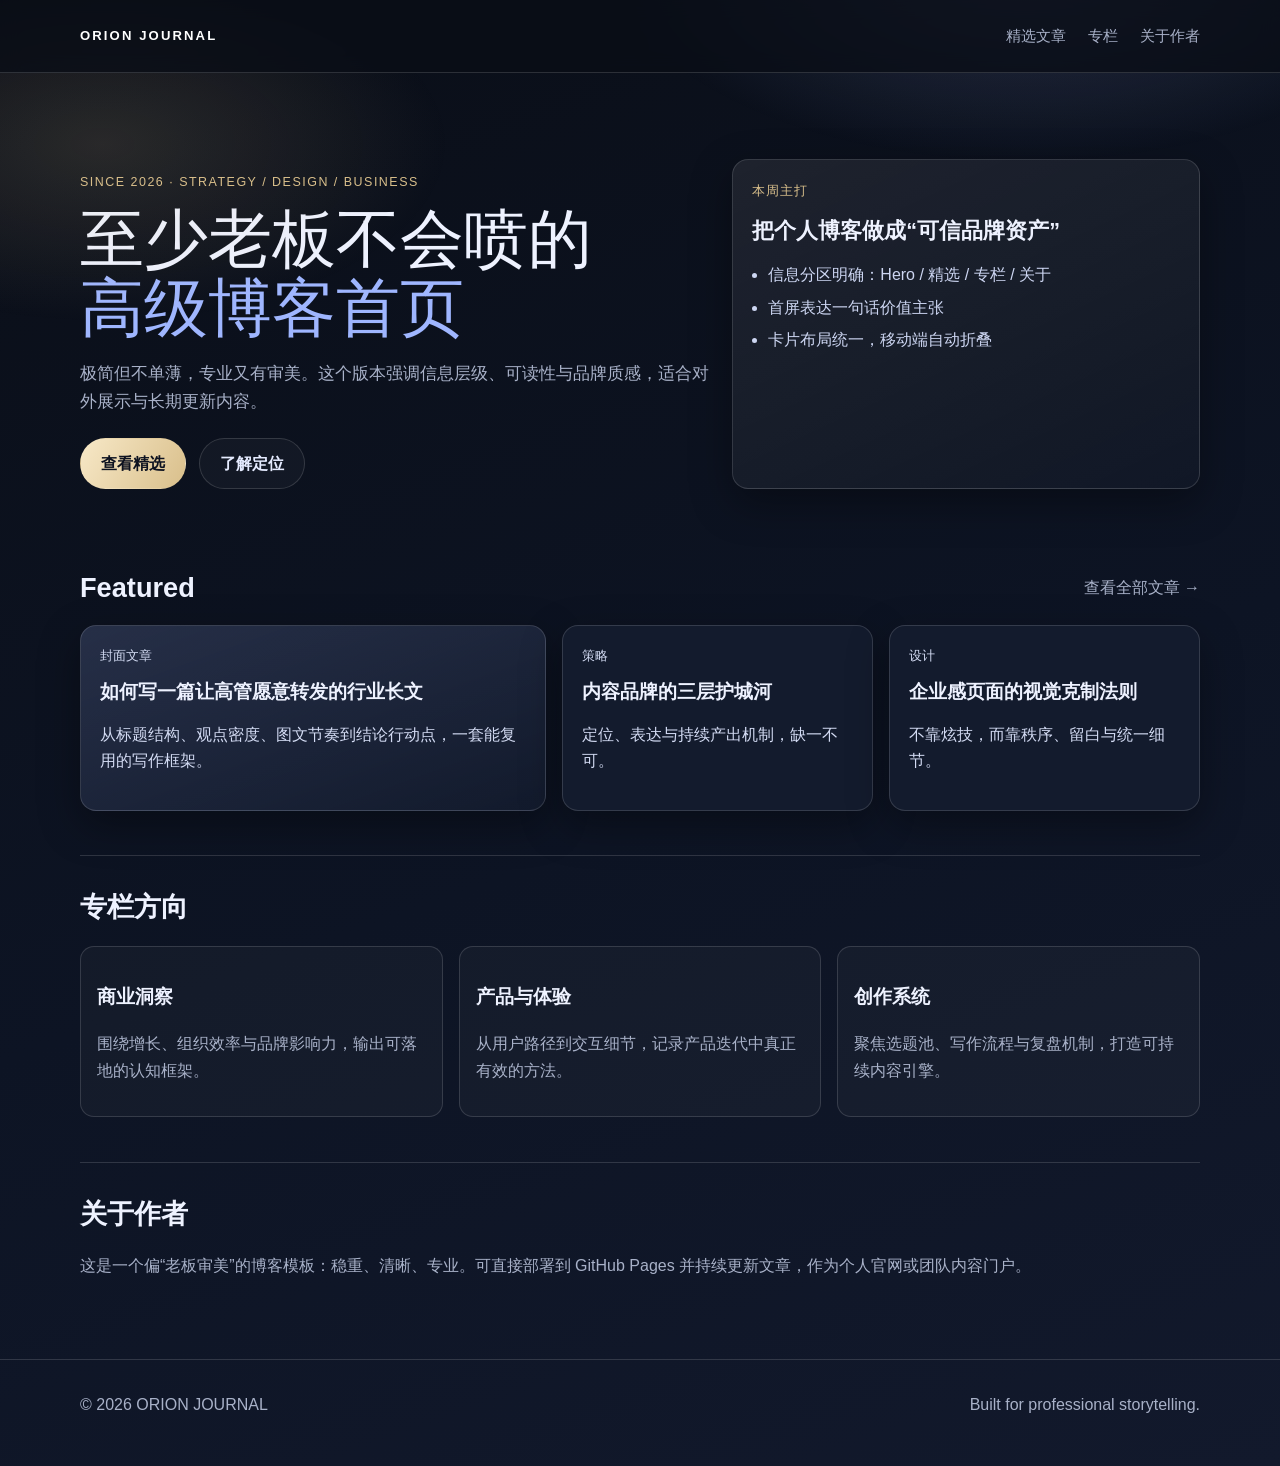
<file: index.html>
<!DOCTYPE html>
<html lang="zh-CN">
<head>
  <meta charset="UTF-8" />
  <meta name="viewport" content="width=device-width, initial-scale=1.0" />
  <title>ORION Journal | 现代高端博客</title>
  <meta name="description" content="为创始人、管理者与专业创作者打造的高端博客首页设计。" />
  <link rel="stylesheet" href="css/style.css" />
</head>
<body>
  <div class="bg-glow" aria-hidden="true"></div>
  <header class="site-header">
    <div class="container nav-wrap">
      <a class="brand" href="#">ORION JOURNAL</a>
      <nav class="main-nav">
        <a href="#featured">精选文章</a>
        <a href="#columns">专栏</a>
        <a href="#about">关于作者</a>
      </nav>
    </div>
  </header>

  <main>
    <section class="hero container">
      <div class="hero-copy">
        <p class="eyebrow">SINCE 2026 · STRATEGY / DESIGN / BUSINESS</p>
        <h1>至少老板不会喷的<br><span>高级博客首页</span></h1>
        <p class="lead">极简但不单薄，专业又有审美。这个版本强调信息层级、可读性与品牌质感，适合对外展示与长期更新内容。</p>
        <div class="hero-actions">
          <a class="btn btn-solid" href="#featured">查看精选</a>
          <a class="btn btn-outline" href="#about">了解定位</a>
        </div>
      </div>
      <aside class="hero-panel">
        <p class="panel-title">本周主打</p>
        <h2>把个人博客做成“可信品牌资产”</h2>
        <ul>
          <li>信息分区明确：Hero / 精选 / 专栏 / 关于</li>
          <li>首屏表达一句话价值主张</li>
          <li>卡片布局统一，移动端自动折叠</li>
        </ul>
      </aside>
    </section>

    <section id="featured" class="container section">
      <div class="section-top">
        <h2>Featured</h2>
        <a href="#" class="text-link">查看全部文章 →</a>
      </div>
      <div class="post-grid">
        <article class="post post-large">
          <p class="tag">封面文章</p>
          <h3>如何写一篇让高管愿意转发的行业长文</h3>
          <p>从标题结构、观点密度、图文节奏到结论行动点，一套能复用的写作框架。</p>
        </article>
        <article class="post">
          <p class="tag">策略</p>
          <h3>内容品牌的三层护城河</h3>
          <p>定位、表达与持续产出机制，缺一不可。</p>
        </article>
        <article class="post">
          <p class="tag">设计</p>
          <h3>企业感页面的视觉克制法则</h3>
          <p>不靠炫技，而靠秩序、留白与统一细节。</p>
        </article>
      </div>
    </section>

    <section id="columns" class="container section columns">
      <h2>专栏方向</h2>
      <div class="column-grid">
        <article>
          <h3>商业洞察</h3>
          <p>围绕增长、组织效率与品牌影响力，输出可落地的认知框架。</p>
        </article>
        <article>
          <h3>产品与体验</h3>
          <p>从用户路径到交互细节，记录产品迭代中真正有效的方法。</p>
        </article>
        <article>
          <h3>创作系统</h3>
          <p>聚焦选题池、写作流程与复盘机制，打造可持续内容引擎。</p>
        </article>
      </div>
    </section>

    <section id="about" class="container section about">
      <h2>关于作者</h2>
      <p>这是一个偏“老板审美”的博客模板：稳重、清晰、专业。可直接部署到 GitHub Pages 并持续更新文章，作为个人官网或团队内容门户。</p>
    </section>
  </main>

  <footer class="site-footer">
    <div class="container footer-wrap">
      <p>© 2026 ORION JOURNAL</p>
      <p>Built for professional storytelling.</p>
    </div>
  </footer>
</body>
</html>
</file>
<file: css/style.css>
:root {
  --bg: #0a0e17;
  --bg-soft: #111827;
  --card: #131b2d;
  --line: rgba(255, 255, 255, 0.14);
  --text: #eef2ff;
  --muted: #a8b1c8;
  --primary: #9fb6ff;
  --accent: #d9bf8b;
  --shadow: 0 14px 40px rgba(0, 0, 0, 0.35);
}

* { box-sizing: border-box; }
html, body { margin: 0; }
body {
  font-family: "Inter", "PingFang SC", "Microsoft YaHei", sans-serif;
  color: var(--text);
  background: linear-gradient(160deg, var(--bg), #0d1424 55%, #12192c);
  line-height: 1.65;
}

.bg-glow {
  position: fixed;
  inset: 0;
  pointer-events: none;
  background:
    radial-gradient(40rem 20rem at 80% -5%, rgba(159, 182, 255, 0.2), transparent 65%),
    radial-gradient(35rem 18rem at 8% 16%, rgba(217, 191, 139, 0.15), transparent 62%);
}

.container { width: min(92%, 1120px); margin: 0 auto; }

.site-header {
  position: sticky;
  top: 0;
  z-index: 20;
  border-bottom: 1px solid var(--line);
  backdrop-filter: blur(10px);
  background: rgba(10, 14, 23, 0.78);
}

.nav-wrap {
  min-height: 72px;
  display: flex;
  align-items: center;
  justify-content: space-between;
}

.brand {
  color: #fff;
  text-decoration: none;
  letter-spacing: 0.16em;
  font-size: 0.82rem;
  font-weight: 800;
}

.main-nav a {
  color: var(--muted);
  text-decoration: none;
  margin-left: 1.1rem;
  font-size: 0.95rem;
}

.main-nav a:hover,
.text-link:hover { color: #fff; }

.hero {
  padding: 5.4rem 0 3rem;
  display: grid;
  grid-template-columns: 1.15fr 0.85fr;
  gap: 1.2rem;
}

.eyebrow {
  color: var(--accent);
  font-size: 0.78rem;
  letter-spacing: 0.12em;
}

h1 {
  margin: 0.6rem 0 1rem;
  font-family: "Times New Roman", "Songti SC", serif;
  font-size: clamp(2.2rem, 5vw, 4.2rem);
  line-height: 1.08;
  font-weight: 500;
}

h1 span { color: var(--primary); }

.lead {
  color: var(--muted);
  max-width: 700px;
  font-size: 1.06rem;
}

.hero-actions { margin-top: 1.4rem; display: flex; gap: 0.8rem; }

.btn {
  display: inline-block;
  padding: 0.7rem 1.25rem;
  border-radius: 999px;
  text-decoration: none;
  font-weight: 700;
  border: 1px solid transparent;
}

.btn-solid {
  color: #0d1220;
  background: linear-gradient(120deg, #f7e8c7, #d9bf8b);
}

.btn-outline {
  color: #e5ebff;
  border-color: var(--line);
  background: rgba(255, 255, 255, 0.03);
}

.hero-panel {
  border: 1px solid var(--line);
  background: linear-gradient(155deg, rgba(255, 255, 255, 0.08), rgba(255, 255, 255, 0.02));
  border-radius: 16px;
  padding: 1.2rem;
  box-shadow: var(--shadow);
}

.panel-title {
  margin-top: 0;
  color: var(--accent);
  font-size: 0.8rem;
  letter-spacing: 0.08em;
}

.hero-panel h2 { font-size: 1.35rem; margin: 0.3rem 0 0.8rem; }
.hero-panel ul { margin: 0; padding-left: 1rem; color: #cdd6f2; }
.hero-panel li { margin-bottom: 0.4rem; }

.section { padding: 1.8rem 0 2.8rem; }
.section h2 { margin: 0; font-size: 1.7rem; }

.section-top {
  display: flex;
  justify-content: space-between;
  align-items: center;
  gap: 0.8rem;
  margin-bottom: 0.9rem;
}

.text-link { color: var(--muted); text-decoration: none; }

.post-grid {
  display: grid;
  gap: 1rem;
  grid-template-columns: 1.5fr 1fr 1fr;
}

.post {
  border: 1px solid var(--line);
  border-radius: 16px;
  padding: 1.2rem;
  background: var(--card);
  box-shadow: var(--shadow);
}

.post-large {
  background: linear-gradient(160deg, rgba(159, 182, 255, 0.18), rgba(19, 27, 45, 0.9));
}

.tag {
  margin-top: 0;
  color: var(--accent);
  font-size: 0.8rem;
}

.post h3 { margin: 0.35rem 0 0.55rem; line-height: 1.4; }
.post p { color: #d3dbf3; }

.columns {
  border-top: 1px solid var(--line);
  border-bottom: 1px solid var(--line);
}

.column-grid {
  margin-top: 1rem;
  display: grid;
  gap: 1rem;
  grid-template-columns: repeat(3, minmax(0, 1fr));
}

.column-grid article {
  border: 1px solid var(--line);
  border-radius: 14px;
  padding: 1rem;
  background: rgba(255, 255, 255, 0.03);
}

.column-grid p,
.about p,
.site-footer { color: var(--muted); }

.site-footer { margin-top: 1.2rem; border-top: 1px solid var(--line); }
.footer-wrap {
  padding: 1rem 0 2rem;
  display: flex;
  justify-content: space-between;
}

@media (max-width: 980px) {
  .hero,
  .post-grid,
  .column-grid {
    grid-template-columns: 1fr;
  }

  .footer-wrap,
  .section-top {
    flex-direction: column;
    align-items: flex-start;
  }
}
</file>
